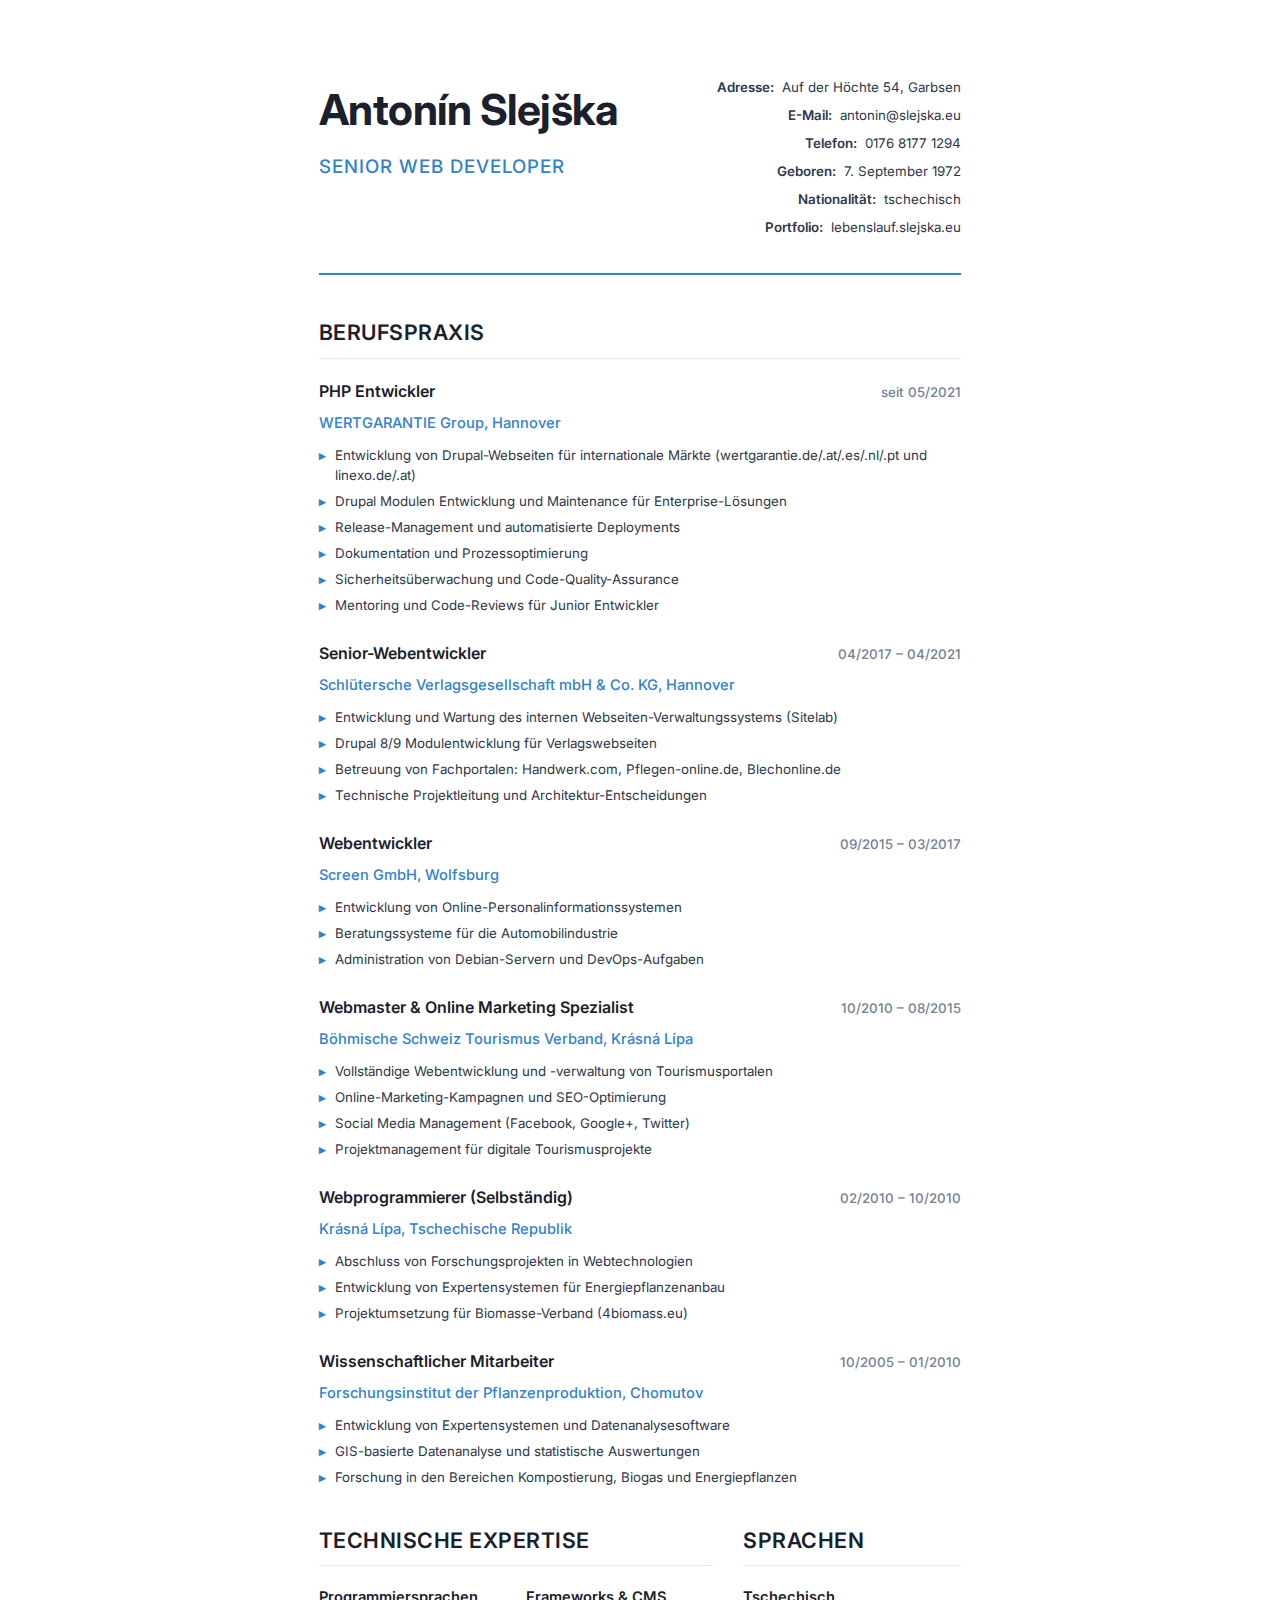
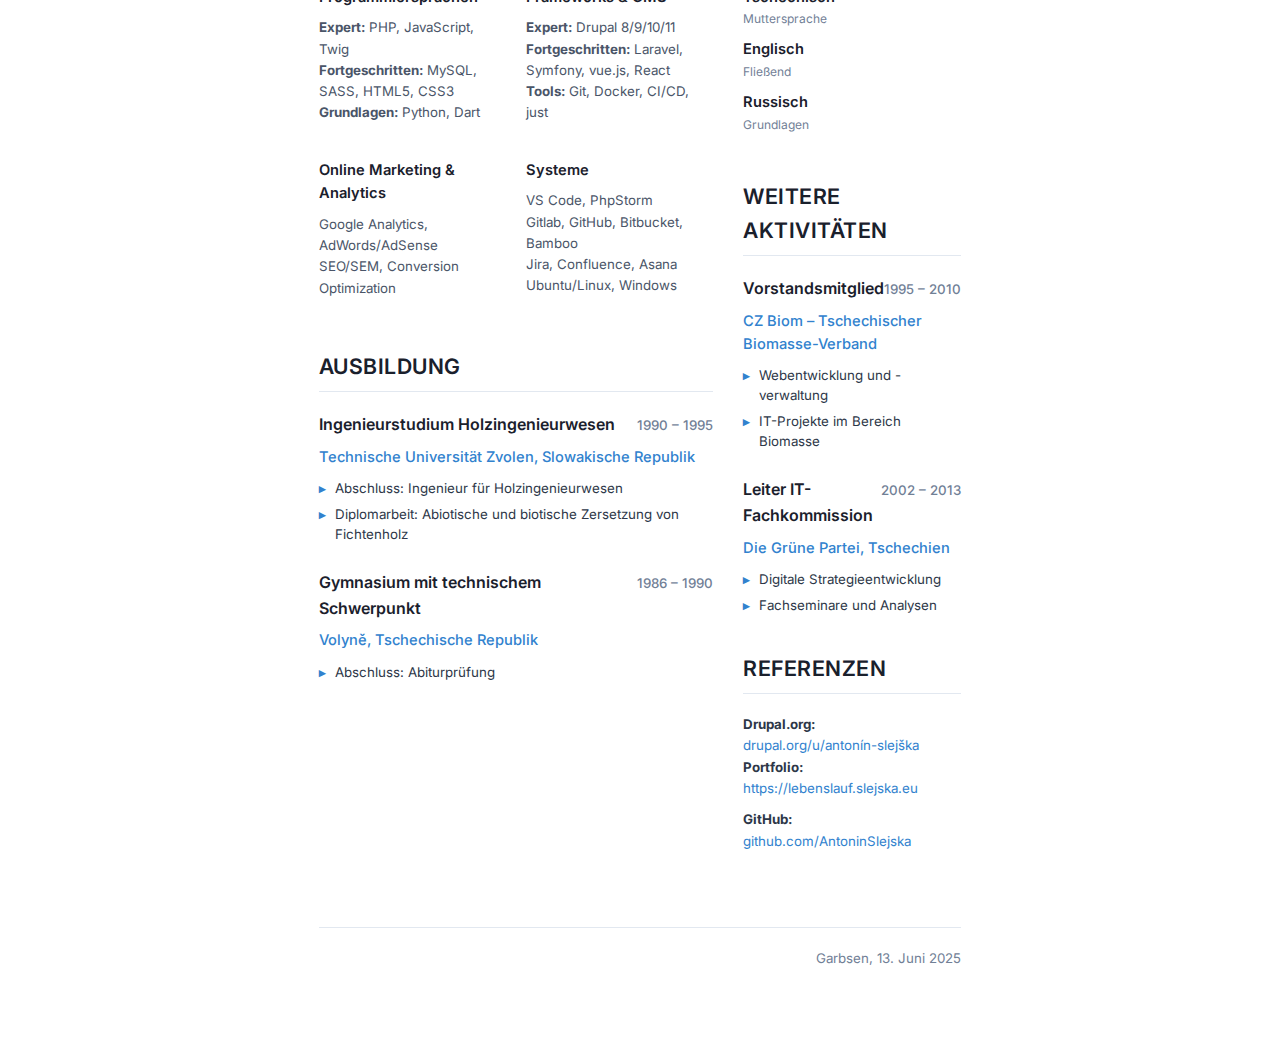
<file: lebenslauf-antonin-slejska-2025.html>
<!DOCTYPE html>
<html lang="de">
<head>
  <meta charset="UTF-8">
  <meta name="viewport" content="width=device-width, initial-scale=1.0">
  <title>Antonín Slejška - Senior Web Developer</title>
  <style>
    @import url('https://fonts.googleapis.com/css2?family=Inter:wght@300;400;500;600;700&display=swap');
    * { margin: 0; padding: 0; box-sizing: border-box; }
    body {
      font-family: 'Inter', sans-serif;
      line-height: 1.6;
      color: #2d3748;
      background: #fff;
      font-size: 11pt;
    }
    .container {
      max-width: 210mm;
      margin: 0 auto;
      padding: 20mm;
      background: #fff;
      min-height: 297mm;
    }
    .header {
      display: flex;
      justify-content: space-between;
      align-items: flex-start;
      margin-bottom: 40px;
      padding-bottom: 30px;
      border-bottom: 2px solid #3182ce;
    }
    .header-left h1 {
      font-size: 32pt;
      font-weight: 700;
      color: #1a202c;
      margin-bottom: 8px;
      letter-spacing: -0.5px;
    }
    .header-left .title {
      font-size: 14pt;
      color: #3182ce;
      font-weight: 500;
      text-transform: uppercase;
      letter-spacing: 1px;
    }
    .header-right {
      text-align: right;
      font-size: 10pt;
      line-height: 1.8;
    }
    .header-right .contact-item {
      margin-bottom: 4px;
      display: flex;
      align-items: center;
      justify-content: flex-end;
    }
    .header-right .contact-item strong {
      font-weight: 600;
      color: #2d3748;
      margin-right: 8px;
      min-width: 60px;
    }
    .section {
      margin-bottom: 35px;
    }
    .section-title {
      font-size: 16pt;
      font-weight: 600;
      color: #1a202c;
      margin-bottom: 20px;
      padding-bottom: 8px;
      border-bottom: 1px solid #e2e8f0;
      text-transform: uppercase;
      letter-spacing: 0.5px;
    }
    .experience-item, .education-item, .activity-item {
      margin-bottom: 25px;
      position: relative;
      padding-left: 0;
    }
    .experience-header {
      display: flex;
      justify-content: space-between;
      align-items: baseline;
      margin-bottom: 8px;
    }
    .position {
      font-size: 12pt;
      font-weight: 600;
      color: #1a202c;
    }
    .period {
      font-size: 10pt;
      color: #718096;
      font-weight: 500;
      white-space: nowrap;
    }
    .company {
      font-size: 11pt;
      color: #3182ce;
      font-weight: 500;
      margin-bottom: 10px;
    }
    .responsibilities {
      list-style: none;
      padding: 0;
    }
    .responsibilities li {
      margin-bottom: 6px;
      padding-left: 16px;
      position: relative;
      font-size: 10pt;
      line-height: 1.5;
    }
    .responsibilities li:before {
      content: "▸";
      color: #3182ce;
      font-weight: bold;
      position: absolute;
      left: 0;
    }
    .skills-grid {
      display: grid;
      grid-template-columns: 1fr 1fr;
      gap: 20px;
      margin-top: 15px;
    }
    .skill-category {
      margin-bottom: 15px;
    }
    .skill-category-title {
      font-size: 11pt;
      font-weight: 600;
      color: #1a202c;
      margin-bottom: 8px;
    }
    .skill-list {
      font-size: 10pt;
      color: #4a5568;
      line-height: 1.6;
    }
    .languages {
      display: flex;
      justify-content: space-between;
      flex-wrap: wrap;
    }
    .language-item {
      flex: 1;
      min-width: 120px;
      margin-right: 20px;
      margin-bottom: 10px;
    }
    .language-name {
      font-weight: 600;
      color: #1a202c;
      font-size: 11pt;
    }
    .language-level {
      font-size: 9pt;
      color: #718096;
    }
    .footer {
      margin-top: 40px;
      text-align: right;
      font-size: 10pt;
      color: #718096;
      border-top: 1px solid #e2e8f0;
      padding-top: 20px;
    }
    .two-column {
      display: grid;
      grid-template-columns: 2fr 1fr;
      gap: 30px;
      align-items: start;
    }
    a {
      color: inherit;
      text-decoration: none;
      font: inherit;
    }
    @media print {
      @page {
        margin: 15mm 15mm 25mm 15mm;
        box-shadow: none;
        border: none;
        background: #fff;
        size: A4;
        orphans: 3;
        widows: 3;
      }
      body {
        print-color-adjust: exact;
        -webkit-print-color-adjust: exact;
        margin: 0;
        padding: 0;
        position: relative;
        min-height: 100vh;
      }
      .container {
        margin: 0;
        padding: 15mm 15mm 70mm 15mm;
        box-shadow: none;
        position: relative;
        min-height: calc(100vh - 40mm);
      }
      .footer {
        position: absolute;
        bottom: 15mm;
        left: 15mm;
        right: 15mm;
        margin-top: 0;
        page-break-inside: avoid;
        border-top: 1px solid #e2e8f0;
        padding-top: 20px;
        text-align: right;
        font-size: 10pt;
        color: #718096;
        background: #fff;
        break-after: avoid;
      }

      /* Ensure footer stays with content and appears only on last page */
      .two-column {
        page-break-after: avoid;
      }

      .two-column + .footer {
        page-break-before: avoid;
      }
    }
    .highlight {
      background: linear-gradient(120deg, #e6fffa 0%, #e6fffa 100%);
      background-repeat: no-repeat;
      background-size: 100% 40%;
      background-position: 0 85%;
    }
  </style>
</head>
<body>
<div class="container">
  <header class="header">
    <div class="header-left">
      <h1>Antonín Slejška</h1>
      <div class="title">Senior Web Developer</div>
    </div>
    <div class="header-right">
      <div class="contact-item"><strong>Adresse:</strong> Auf der Höchte 54, Garbsen</div>
      <div class="contact-item"><strong>E-Mail:</strong> antonin@slejska.eu</div>
      <div class="contact-item"><strong>Telefon:</strong> 0176 8177 1294</div>
      <div class="contact-item"><strong>Geboren:</strong> 7. September 1972</div>
      <div class="contact-item"><strong>Nationalität:</strong> tschechisch</div>
      <div class="contact-item"><strong>Portfolio:</strong> <a href="https://lebenslauf.slejska.eu">lebenslauf.slejska.eu</a></div>
    </div>
  </header>

  <section class="section">
    <h2 class="section-title">Berufspraxis</h2>
    <div class="experience-item">
      <div class="experience-header">
        <div class="position">PHP Entwickler</div>
        <div class="period">seit 05/2021</div>
      </div>
      <div class="company">WERTGARANTIE Group, Hannover</div>
      <ul class="responsibilities">
        <li>Entwicklung von Drupal-Webseiten für internationale Märkte (<a href="https://wertgarantie.de">wertgarantie.de</a>/.at/.es/.nl/.pt und <a href="https://linexo.de">linexo.de</a>/.at)</li>
        <li>Drupal Modulen Entwicklung und Maintenance für Enterprise-Lösungen</li>
        <li>Release-Management und automatisierte Deployments</li>
        <li>Dokumentation und Prozessoptimierung</li>
        <li>Sicherheitsüberwachung und Code-Quality-Assurance</li>
        <li>Mentoring und Code-Reviews für Junior Entwickler</li>
      </ul>
    </div>
    <div class="experience-item">
      <div class="experience-header">
        <div class="position">Senior-Webentwickler</div>
        <div class="period">04/2017 – 04/2021</div>
      </div>
      <div class="company">Schlütersche Verlagsgesellschaft mbH & Co. KG, Hannover</div>
      <ul class="responsibilities">
        <li>Entwicklung und Wartung des internen Webseiten-Verwaltungssystems (Sitelab)</li>
        <li>Drupal 8/9 Modulentwicklung für Verlagswebseiten</li>
        <li>Betreuung von Fachportalen: Handwerk.com, Pflegen-online.de, Blechonline.de</li>
        <li>Technische Projektleitung und Architektur-Entscheidungen</li>
      </ul>
    </div>
    <div class="experience-item">
      <div class="experience-header">
        <div class="position">Webentwickler</div>
        <div class="period">09/2015 – 03/2017</div>
      </div>
      <div class="company">Screen GmbH, Wolfsburg</div>
      <ul class="responsibilities">
        <li>Entwicklung von Online-Personalinformationssystemen</li>
        <li>Beratungssysteme für die Automobilindustrie</li>
        <li>Administration von Debian-Servern und DevOps-Aufgaben</li>
      </ul>
    </div>
    <div class="experience-item">
      <div class="experience-header">
        <div class="position">Webmaster & Online Marketing Spezialist</div>
        <div class="period">10/2010 – 08/2015</div>
      </div>
      <div class="company">Böhmische Schweiz Tourismus Verband, Krásná Lípa</div>
      <ul class="responsibilities">
        <li>Vollständige Webentwicklung und -verwaltung von Tourismusportalen</li>
        <li>Online-Marketing-Kampagnen und SEO-Optimierung</li>
        <li>Social Media Management (Facebook, Google+, Twitter)</li>
        <li>Projektmanagement für digitale Tourismusprojekte</li>
      </ul>
    </div>
    <div class="experience-item">
      <div class="experience-header">
        <div class="position">Webprogrammierer (Selbständig)</div>
        <div class="period">02/2010 – 10/2010</div>
      </div>
      <div class="company">Krásná Lípa, Tschechische Republik</div>
      <ul class="responsibilities">
        <li>Abschluss von Forschungsprojekten in Webtechnologien</li>
        <li>Entwicklung von Expertensystemen für Energiepflanzenanbau</li>
        <li>Projektumsetzung für Biomasse-Verband (4biomass.eu)</li>
      </ul>
    </div>
    <div class="experience-item">
      <div class="experience-header">
        <div class="position">Wissenschaftlicher Mitarbeiter</div>
        <div class="period">10/2005 – 01/2010</div>
      </div>
      <div class="company">Forschungsinstitut der Pflanzenproduktion, Chomutov</div>
      <ul class="responsibilities">
        <li>Entwicklung von Expertensystemen und Datenanalysesoftware</li>
        <li>GIS-basierte Datenanalyse und statistische Auswertungen</li>
        <li>Forschung in den Bereichen Kompostierung, Biogas und Energiepflanzen</li>
      </ul>
    </div>
  </section>

  <div class="two-column">
    <div>
      <section class="section">
        <h2 class="section-title">Technische Expertise</h2>
        <div class="skills-grid">
          <div class="skill-category" style="page-break-inside: avoid;">
            <div class="skill-category-title">Programmiersprachen</div>
            <div class="skill-list">
              <strong>Expert:</strong> PHP, JavaScript, Twig<br>
              <strong>Fortgeschritten:</strong> MySQL, SASS, HTML5, CSS3<br>
              <strong>Grundlagen:</strong> Python, Dart
            </div>
          </div>
          <div class="skill-category" style="page-break-inside: avoid;">
            <div class="skill-category-title">Frameworks & CMS</div>
            <div class="skill-list">
              <strong>Expert:</strong> Drupal 8/9/10/11<br>
              <strong>Fortgeschritten:</strong> Laravel, Symfony, vue.js, React<br>
              <strong>Tools:</strong> Git, Docker, CI/CD, just
            </div>
          </div>
          <div class="skill-category" style="page-break-inside: avoid;">
            <div class="skill-category-title">Online Marketing & Analytics</div>
            <div class="skill-list">
              Google Analytics, AdWords/AdSense<br>
              SEO/SEM, Conversion Optimization
            </div>
          </div>
          <div class="skill-category" style="page-break-inside: avoid;">
            <div class="skill-category-title">Systeme</div>
            <div class="skill-list">
              VS Code, PhpStorm<br>
              Gitlab, GitHub, Bitbucket, Bamboo<br>
              Jira, Confluence, Asana<br>
              Ubuntu/Linux, Windows<br>
            </div>
          </div>
        </div>
      </section>
      <section class="section" style="page-break-inside: avoid;">
        <h2 class="section-title">Ausbildung</h2>
        <div class="education-item">
          <div class="experience-header">
            <div class="position">Ingenieurstudium Holzingenieurwesen</div>
            <div class="period">1990 – 1995</div>
          </div>
          <div class="company">Technische Universität Zvolen, Slowakische Republik</div>
          <ul class="responsibilities">
            <li>Abschluss: Ingenieur für Holzingenieurwesen</li>
            <li>Diplomarbeit: Abiotische und biotische Zersetzung von Fichtenholz</li>
          </ul>
        </div>
        <div class="education-item">
          <div class="experience-header">
            <div class="position">Gymnasium mit technischem Schwerpunkt</div>
            <div class="period">1986 – 1990</div>
          </div>
          <div class="company">Volyně, Tschechische Republik</div>
          <ul class="responsibilities">
            <li>Abschluss: Abiturprüfung</li>
          </ul>
        </div>
      </section>
    </div>
    <div>
      <section class="section" style="page-break-inside: avoid;">
        <h2 class="section-title">Sprachen</h2>
        <div class="languages">
          <div class="language-item">
            <div class="language-name">Tschechisch</div>
            <div class="language-level">Muttersprache</div>
          </div>
          <div class="language-item">
            <div class="language-name">Englisch</div>
            <div class="language-level">Fließend</div>
          </div>
          <div class="language-item">
            <div class="language-name">Russisch</div>
            <div class="language-level">Grundlagen</div>
          </div>
        </div>
      </section>
      <section class="section" style="page-break-inside: avoid;">
        <h2 class="section-title">Weitere Aktivitäten</h2>
        <div class="activity-item">
          <div class="experience-header">
            <div class="position">Vorstandsmitglied</div>
            <div class="period">1995 – 2010</div>
          </div>
          <div class="company">CZ Biom – Tschechischer Biomasse-Verband</div>
          <ul class="responsibilities">
            <li>Webentwicklung und -verwaltung</li>
            <li>IT-Projekte im Bereich Biomasse</li>
          </ul>
        </div>
        <div class="activity-item">
          <div class="experience-header">
            <div class="position">Leiter IT-Fachkommission</div>
            <div class="period">2002 – 2013</div>
          </div>
          <div class="company">Die Grüne Partei, Tschechien</div>
          <ul class="responsibilities">
            <li>Digitale Strategieentwicklung</li>
            <li>Fachseminare und Analysen</li>
          </ul>
        </div>
      </section>
      <section class="section" style="page-break-inside: avoid;">
        <h2 class="section-title">Referenzen</h2>
        <div style="font-size: 10pt; line-height: 1.6;">
          <div>
            <strong>Drupal.org:</strong><br>
            <span style="color: #3182ce;"><a href="https://drupal.org/u/antonín-slejška">drupal.org/u/antonín-slejška</a></span>
          </div>
          <div style="margin-bottom: 10px;">
            <strong>Portfolio:</strong><br>
            <span style="color: #3182ce;"><a href="https://lebenslauf.slejska.eu">https://lebenslauf.slejska.eu</a></span>
          </div>
          <div style="margin-bottom: 10px;">
            <strong>GitHub:</strong><br>
            <span style="color: #3182ce;"><a href="https://github.com/AntoninSlejska">github.com/AntoninSlejska</a></span>
          </div>
        </div>
      </section>
    </div>
  </div>
  <footer class="footer">
    Garbsen, 13. Juni 2025
  </footer>
</div>
</body>
</html>
</file>
